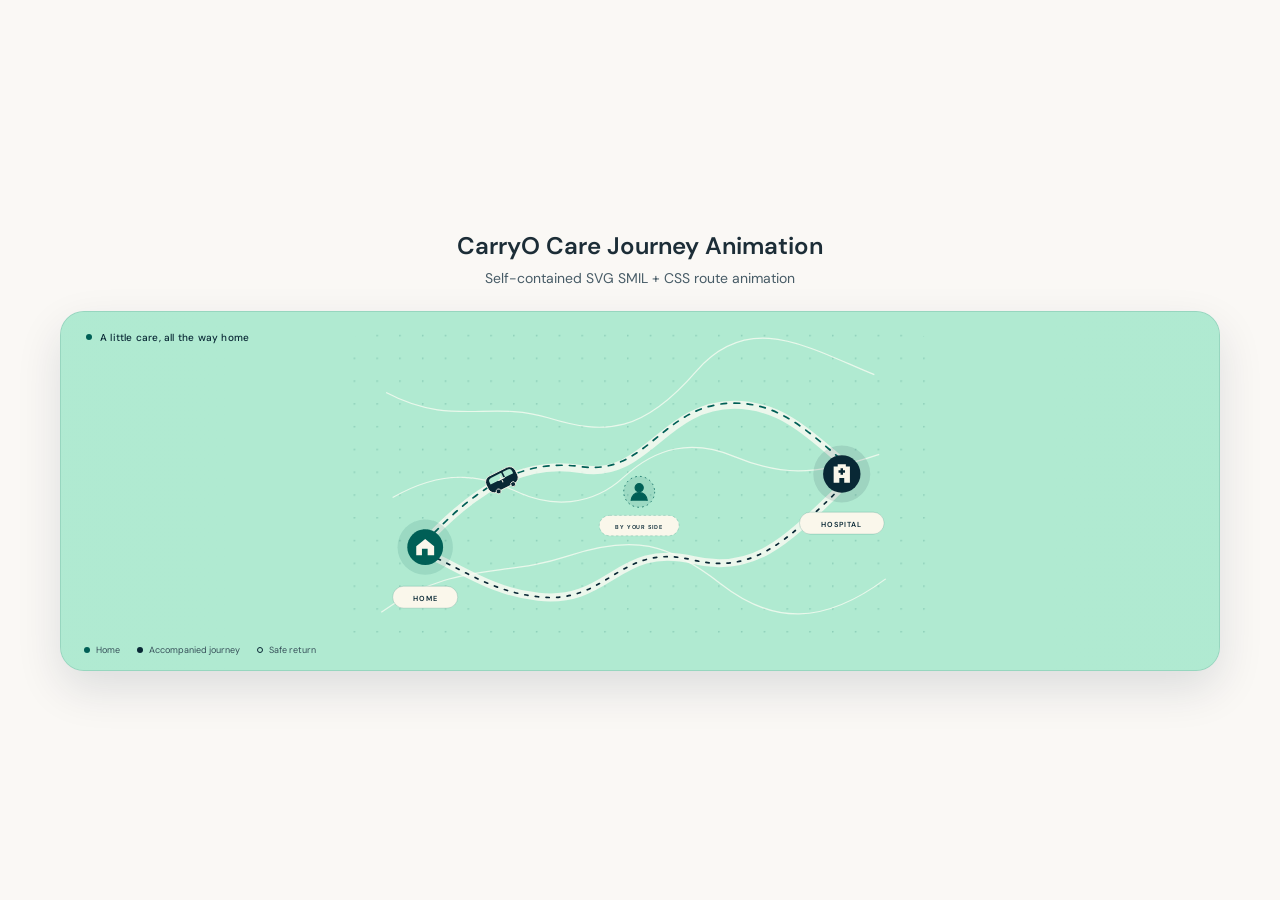
<file: carryo-journey-animation/CarryOJourneyAnimation.html>
<!DOCTYPE html>
<html lang="en">
<head>
  <meta charset="UTF-8">
  <meta name="viewport" content="width=device-width, initial-scale=1.0">
  <title>CarryO Care — Journey Animation Preview</title>
  
  <!-- Optional Google Font (DM Sans). The animation falls back to system sans-serif if omitted. -->
  <link rel="preconnect" href="https://fonts.googleapis.com">
  <link rel="preconnect" href="https://fonts.gstatic.com" crossorigin>
  <link href="https://fonts.googleapis.com/css2?family=DM+Sans:wght@400;500;600;700&display=swap" rel="stylesheet">

  <!-- Journey Animation Stylesheet -->
  <link rel="stylesheet" href="./carryo-journey-animation.css">

  <style>
    /* Demo preview shell (not part of the animation itself) */
    body {
      margin: 0;
      padding: 40px 20px;
      background: #faf8f5;
      color: #1c2d37;
      font-family: "DM Sans", -apple-system, BlinkMacSystemFont, "Segoe UI", Roboto, sans-serif;
      display: flex;
      flex-direction: column;
      align-items: center;
      justify-content: center;
      min-height: 100vh;
      box-sizing: border-box;
    }

    .preview-container {
      width: 100%;
      max-width: 1160px;
    }

    .preview-header {
      margin-bottom: 24px;
      text-align: center;
    }

    .preview-title {
      font-size: 24px;
      font-weight: 600;
      margin: 0 0 8px 0;
      color: #1c2d37;
    }

    .preview-subtitle {
      font-size: 14px;
      color: #475b66;
      margin: 0;
    }
  </style>
</head>
<body>

  <div class="preview-container">
    <div class="preview-header">
      <h1 class="preview-title">CarryO Care Journey Animation</h1>
      <p class="preview-subtitle">Self-contained SVG SMIL + CSS route animation</p>
    </div>

    <!-- ================================================================= -->
    <!-- START: CarryO Care Journey Animation (Copy from here into your HTML) -->
    <!-- ================================================================= -->
    <div
      class="map-scene"
      role="img"
      aria-label="Illustrated journey: a CarryO Care vehicle travels from home to hospital, where a companion waits, and returns home with you."
    >
      <div class="map-caption">
        <span class="map-caption-dot"></span> A little care, all the way home
      </div>

      <svg
        class="journey-map"
        viewBox="0 0 760 440"
        fill="none"
        aria-hidden="true"
        xmlns="http://www.w3.org/2000/svg"
      >
        <defs>
          <pattern
            id="map-dots"
            width="28"
            height="28"
            patternUnits="userSpaceOnUse"
          >
            <circle cx="1" cy="1" r="1" class="map-dot" />
          </pattern>
          <path
            id="outward-path"
            d="M116 283C178 216 234 180 307 190C390 202 407 112 496 112C551 112 586 146 628 182"
          />
          <path
            id="return-path"
            d="M628 215C563 278 522 323 446 305C353 282 343 360 255 350C198 344 162 316 116 296"
          />
        </defs>

        <!-- Map Background Pattern -->
        <rect
          x="24"
          y="24"
          width="712"
          height="392"
          rx="22"
          fill="url(#map-dots)"
        />

        <!-- Topographic Contour Lines -->
        <path
          d="M68 99C149 142 196 108 267 130S384 148 449 73s136-30 219 4M62 369c87-63 148-42 229-69s124-16 188 34 126 51 203-6M76 228c67-38 112-26 153-7s91 19 131-18 84-47 137-25 94 25 177-3"
          class="contour-line"
        />

        <!-- Route Soft Underlays -->
        <path
          d="M114 285C176 218 236 181 307 193c81 14 101-79 189-79 55 0 91 34 131 69"
          class="route-underlay"
        />
        <path
          d="M628 215c-65 63-106 108-182 90-93-23-103 55-191 45-57-6-93-34-139-54"
          class="route-underlay"
        />

        <!-- Animated Dashed Route Strokes -->
        <use href="#outward-path" class="route-stroke route-outward" />
        <use href="#return-path" class="route-stroke route-return" />

        <!-- HOME Marker -->
        <g class="map-home">
          <circle cx="116" cy="289" r="34" class="home-halo" />
          <circle cx="116" cy="289" r="22" class="home-marker" />
          <path
            d="m105 288 11-9 11 9v11h-8v-8h-7v8h-7v-11Z"
            class="home-icon"
          />
          <rect
            x="76"
            y="337"
            width="80"
            height="27"
            rx="13.5"
            class="map-label-bg"
          />
          <text x="116" y="355" text-anchor="middle" class="map-label">
            HOME
          </text>
        </g>

        <!-- HOSPITAL Marker -->
        <g class="map-hospital">
          <circle cx="628" cy="199" r="35" class="hospital-halo" />
          <circle cx="628" cy="199" r="23" class="hospital-marker" />
          <path d="M618 190h5v-3h10v3h5v20h-7v-6h-6v6h-7Zm8.5 2h3v2.5h2.5v3h-2.5v2.5h-3v-2.5h-2.5v-3h2.5Z" fill-rule="evenodd" class="hospital-icon" />
          <rect
            x="576"
            y="246"
            width="104"
            height="27"
            rx="13.5"
            class="map-label-bg"
          />
          <text x="628" y="264" text-anchor="middle" class="map-label">
            HOSPITAL
          </text>
        </g>


        <!-- Moving Vehicle with Bidirectional Journey & Upright Orientation -->
        <g class="moving-vehicle" aria-hidden="true">
          <animateMotion
            dur="12s"
            repeatCount="indefinite"
            rotate="auto"
            keyPoints="0;0.485;0.485;0.515;0.515;1"
            keyTimes="0;0.44;0.48;0.52;0.56;1"
            calcMode="linear"
            path="M116 283C178 216 234 180 307 190C390 202 407 112 496 112C551 112 586 146 628 182 C636 191 636 206 628 215 C563 278 522 323 446 305C353 282 343 360 255 350C198 344 162 316 116 296"
          />
          <g class="vehicle-flip">
            <animateTransform
              attributeName="transform"
              type="scale"
              calcMode="discrete"
              values="1 1; 1 1; 1 -1; 1 -1"
              keyTimes="0;0.49;0.51;1"
              dur="12s"
              repeatCount="indefinite"
            />
            <rect
              x="-20"
              y="-11"
              width="40"
              height="22"
              rx="8"
              class="vehicle-body"
            />
            <path
              d="M-9-8h12v7h-18v-3a4 4 0 0 1 4-4ZM5-8h7a4 4 0 0 1 4 4v3H5v-7Z"
              class="vehicle-windows"
            />
            <circle cx="-10" cy="11" r="3" class="vehicle-wheel" />
            <circle cx="10" cy="11" r="3" class="vehicle-wheel" />
            <path d="M0-5v8m-4-4h8" class="vehicle-cross" />
          </g>
        </g>

        <!-- Companion Waypoint Marker -->
        <g class="companion-marker">
          <circle cx="379" cy="221" r="19" class="companion-halo" />
          <circle cx="379" cy="216" r="5" class="companion-icon" />
          <path
            d="M369 232c1-7 5-10 10-10s9 3 10 10"
            class="companion-icon"
          />
        </g>
        <rect
          x="330"
          y="250"
          width="98"
          height="25"
          rx="12.5"
          class="map-label-bg map-label-tag"
        />
        <text
          x="379"
          y="267"
          text-anchor="middle"
          class="map-label map-label-small"
        >
          BY YOUR SIDE
        </text>
      </svg>

      <!-- Legend -->
      <div class="map-legend">
        <span>
          <i class="legend-dot legend-home"></i> Home
        </span>
        <span>
          <i class="legend-dot legend-care"></i> Accompanied journey
        </span>
        <span>
          <i class="legend-dot legend-return"></i> Safe return
        </span>
      </div>

      <span class="map-index">01 <span>/</span> 05</span>
    </div>
    <!-- ================================================================= -->
    <!-- END: CarryO Care Journey Animation -->
    <!-- ================================================================= -->

  </div>

</body>
</html>
</file>
<file: carryo-journey-animation/carryo-journey-animation.css>
/**
 * CarryO Care — Journey & Route Animation Styles
 * Extracted from Lovable project for standalone/static HTML use.
 */

:root,
.map-scene {
  /* Hex fallbacks for maximum compatibility */
  --brand-navy: #1c2d37;
  --brand-teal: #1f6866;
  --brand-mint: #bce5dc;
  --brand-cream: #faf8f5;
  --ink-soft: #475b66;
  --paper-light: #fcfbf8;
  --background: #faf8f5;
  --font-sans: "DM Sans", -apple-system, BlinkMacSystemFont, "Segoe UI", Roboto, Arial, sans-serif;
}

/* Exact OKLCH color definitions from the Lovable design system */
@supports (color: oklch(0 0 0)) {
  :root,
  .map-scene {
    --brand-navy: oklch(0.26 0.043 230);
    --brand-teal: oklch(0.43 0.09 185);
    --brand-mint: oklch(0.89 0.068 167);
    --brand-cream: oklch(0.974 0.016 95);
    --ink-soft: oklch(0.41 0.035 226);
    --paper-light: oklch(0.989 0.01 96);
    --background: oklch(0.974 0.016 95);
  }
}

/* Map Scene Container */
.map-scene {
  position: relative;
  width: 100%;
  margin: 24px auto 0;
  overflow: hidden;
  background: var(--brand-mint);
  border: 1px solid color-mix(in oklab, var(--brand-teal) 14%, transparent);
  border-radius: var(--r-lg, 24px);
  box-shadow: var(--glass-shadow, 0 18px 45px rgba(11, 31, 58, .12));
  box-sizing: border-box;
  font-family: var(--font-sans);
}

.map-scene::after {
  position: absolute;
  inset: 0;
  pointer-events: none;
  content: "";
  background: linear-gradient(
    90deg,
    color-mix(in oklab, var(--brand-mint) 90%, transparent),
    transparent 15%,
    transparent 85%,
    color-mix(in oklab, var(--brand-mint) 87%, transparent)
  );
}

/* Top Caption */
.map-caption {
  position: absolute;
  z-index: 2;
  left: 25px;
  top: 19px;
  display: flex;
  align-items: center;
  gap: 8px;
  color: var(--brand-navy);
  font-size: 10px;
  font-weight: 500;
  letter-spacing: 0.02em;
  user-select: none;
}

.map-caption-dot {
  height: 6px;
  width: 6px;
  background: var(--brand-teal);
  border-radius: 50%;
  display: inline-block;
}

/* Journey SVG Canvas */
.journey-map {
  display: block;
  position: relative;
  z-index: 1;
  width: 100%;
  max-height: 358px;
}

/* Background Pattern & Contour Lines */
.map-dot {
  fill: color-mix(in oklab, var(--brand-teal) 25%, transparent);
}

.contour-line {
  stroke: color-mix(in oklab, var(--paper-light) 75%, transparent);
  stroke-width: 1.5;
  fill: none;
}

/* Route Path Styles & Keyframe Animations */
.route-underlay {
  stroke: color-mix(in oklab, var(--paper-light) 78%, transparent);
  stroke-width: 10;
  stroke-linecap: round;
  fill: none;
}

.route-stroke {
  stroke-width: 2.1;
  stroke-linecap: round;
  fill: none;
}

.route-outward {
  stroke: var(--brand-teal);
  stroke-dasharray: 7 9;
  animation: draw-route 1.2s ease-out both;
}

.route-return {
  stroke: var(--brand-navy);
  stroke-dasharray: 4 9;
  animation: draw-route 1.3s 0.4s ease-out both;
}

/* Home and Hospital Markers */
.map-home,
.map-hospital {
  transform-box: fill-box;
  transform-origin: center;
  animation: marker-appear 600ms 500ms both;
}

.map-hospital {
  animation-delay: 1.2s;
}

.home-halo {
  fill: color-mix(in oklab, var(--brand-teal) 12%, transparent);
}

.home-marker {
  fill: var(--brand-teal);
}

.home-icon {
  fill: var(--background);
}

.hospital-halo {
  fill: color-mix(in oklab, var(--brand-navy) 11%, transparent);
}

.hospital-marker {
  fill: var(--brand-navy);
}

.hospital-icon {
  fill: var(--background);
}

.map-label-bg {
  fill: var(--background);
  stroke: color-mix(in oklab, var(--brand-teal) 22%, transparent);
  stroke-width: 1;
}

.map-label {
  fill: var(--brand-navy);
  font: 600 9px var(--font-sans);
  letter-spacing: 1.2px;
}

.map-label-small {
  font-size: 7px;
  letter-spacing: 1px;
}

/* Arrival Care Elements */
.care-circle {
  fill: var(--background);
  stroke: var(--brand-teal);
  stroke-width: 1.5;
  transform-box: fill-box;
  transform-origin: center;
  animation: care-pop 550ms 2.2s both;
}

.care-circle-two {
  animation-delay: 2.45s;
}

.care-plus {
  stroke: var(--brand-teal);
  stroke-width: 1.5;
  stroke-linecap: round;
  transform-box: fill-box;
  transform-origin: center;
  animation: care-pop 550ms 2.2s both;
}

.care-spark {
  stroke: var(--brand-teal);
  stroke-width: 1.5;
  stroke-dasharray: 2 4;
  fill: none;
  animation: draw-route 600ms 2.45s both;
}

/* Vehicle Styling */
.vehicle-body {
  fill: var(--brand-navy);
  stroke: var(--background);
  stroke-width: 1;
}

.vehicle-windows {
  fill: var(--brand-mint);
}

.vehicle-wheel {
  fill: var(--brand-navy);
  stroke: var(--background);
  stroke-width: 1;
}

.vehicle-cross {
  stroke: var(--background);
  stroke-width: 1.2;
  stroke-linecap: round;
}

/* Companion Waypoint Marker */
.companion-icon {
  fill: var(--brand-teal);
  stroke: var(--brand-teal);
  stroke-width: 1.5;
}

.companion-halo {
  fill: color-mix(in oklab, var(--brand-teal) 11%, transparent);
  stroke: var(--brand-teal);
  stroke-width: 1;
  stroke-dasharray: 2 4;
}

.map-label-tag {
  stroke-dasharray: 3 3;
}

/* Legend */
.map-legend {
  position: absolute;
  z-index: 2;
  bottom: 14px;
  left: 23px;
  display: flex;
  flex-wrap: wrap;
  gap: 17px;
  color: var(--ink-soft);
  font-size: 9px;
  user-select: none;
}

.map-legend span {
  display: inline-flex;
  align-items: center;
  gap: 6px;
}

.legend-dot {
  width: 6px;
  height: 6px;
  display: inline-block;
  border-radius: 50%;
  background: var(--brand-teal);
}

.legend-home {
  background: var(--brand-teal);
}

.legend-care {
  background: var(--brand-navy);
}

.legend-return {
  border: 1px solid var(--brand-navy);
  background: transparent;
  box-sizing: border-box;
}

.map-index {
  display: none;
}

/* Keyframe Animations */
@keyframes draw-route {
  from {
    stroke-dashoffset: 270;
  }
  to {
    stroke-dashoffset: 0;
  }
}

@keyframes marker-appear {
  from {
    opacity: 0;
    scale: 0.78;
  }
  to {
    opacity: 1;
    scale: 1;
  }
}

@keyframes care-pop {
  from {
    opacity: 0;
    scale: 0.7;
  }
  to {
    opacity: 1;
    scale: 1;
  }
}

/* Responsive Overrides */
@media (max-width: 900px) {
  .journey-map {
    max-height: 385px;
  }
}

@media (max-width: 640px) {
  .map-scene {
    margin-top: 9px;
    min-height: 245px;
  }
  .map-scene::after {
    background: linear-gradient(
      90deg,
      color-mix(in oklab, var(--brand-mint) 65%, transparent),
      transparent 14%,
      transparent 86%,
      color-mix(in oklab, var(--brand-mint) 60%, transparent)
    );
  }
  .map-caption {
    top: 12px;
    left: 13px;
    font-size: 8px;
  }
  .journey-map {
    width: 100%;
    height: 230px;
    min-height: 230px;
    max-height: 250px;
    transform: scale(1.29);
    transform-origin: center;
  }
  .map-legend {
    bottom: 8px;
    left: 10px;
    gap: 9px;
    font-size: 7px;
  }
  .map-legend span {
    gap: 4px;
  }
  .legend-dot {
    width: 5px;
    height: 5px;
  }
}

/* Accessibility: Respect Reduced Motion Preference */
@media (prefers-reduced-motion: reduce) {
  .map-scene *,
  .map-scene *::before,
  .map-scene *::after {
    animation-duration: 0.01ms !important;
    animation-iteration-count: 1 !important;
    transition-duration: 0.01ms !important;
  }
  .moving-vehicle animateMotion {
    display: none;
  }
}
</file>
